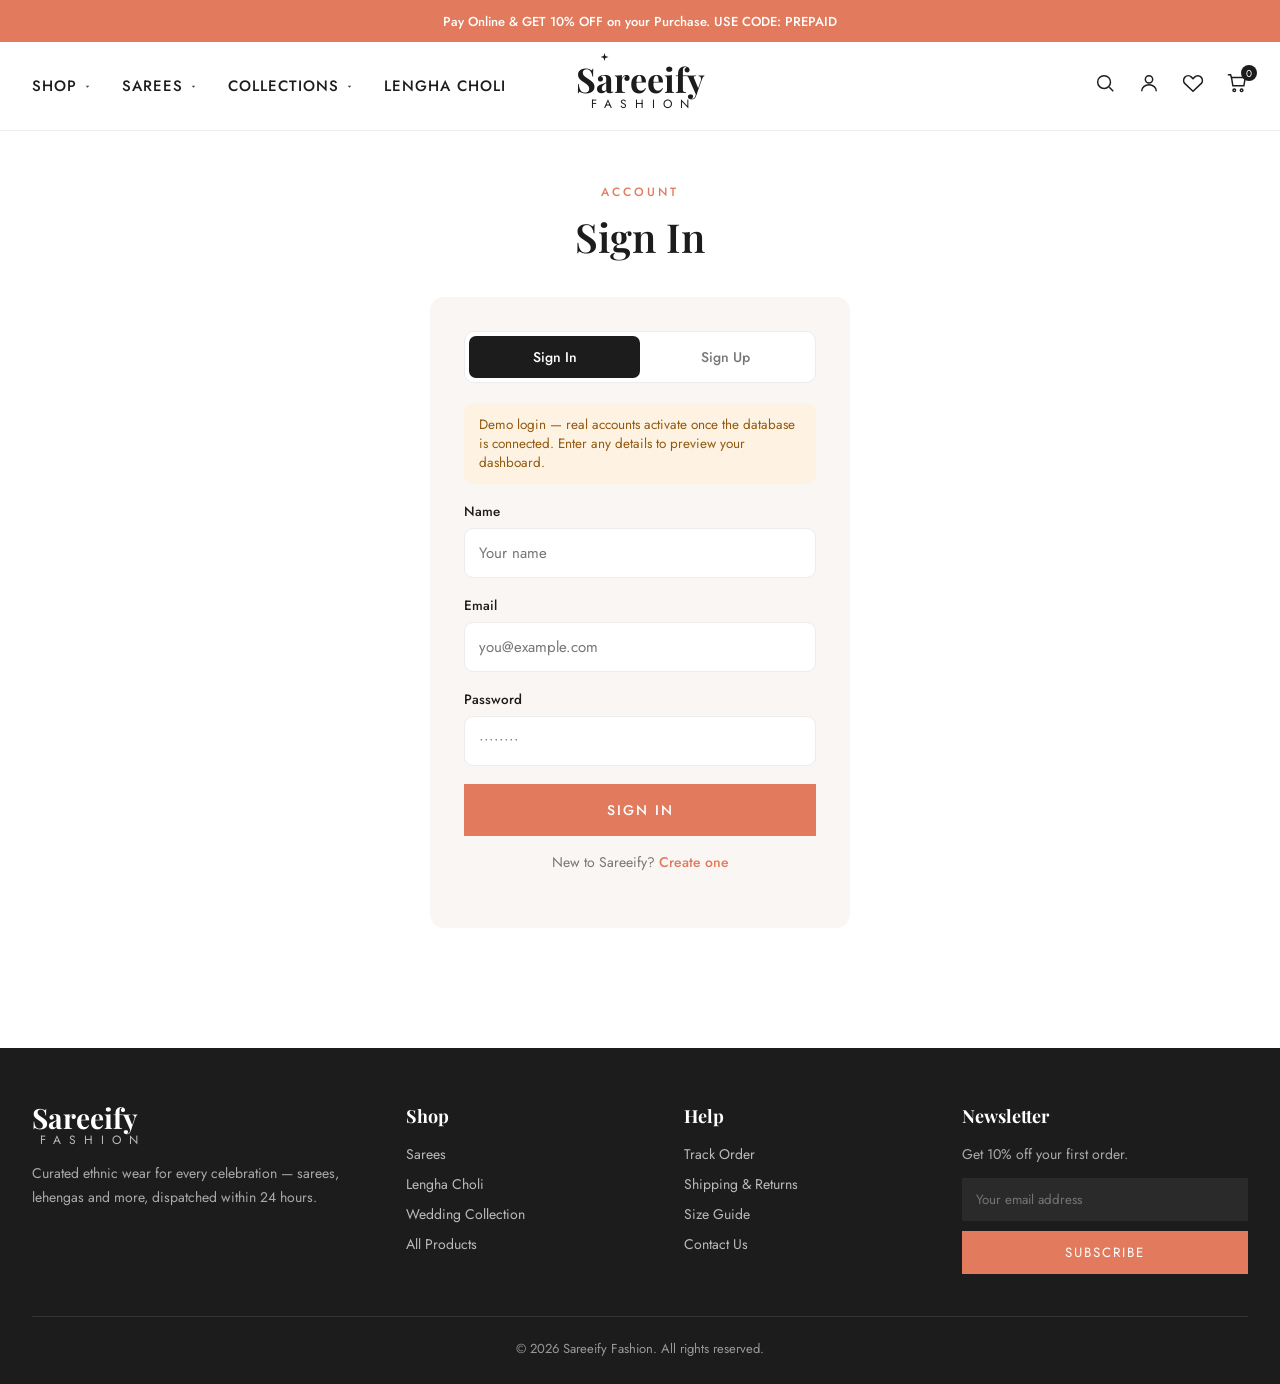
<file: account.html>
<!DOCTYPE html>
<html lang="en">
<head>
<meta charset="UTF-8">
<meta name="viewport" content="width=device-width, initial-scale=1">
<title>My Account — Sareeify Fashion</title>
<link href="https://fonts.googleapis.com/css2?family=Playfair+Display:wght@500;600;700&family=Jost:wght@300;400;500&display=swap" rel="stylesheet">
<link rel="stylesheet" href="/shared.css">
</head>
<body>
<div id="header"></div>

<section class="page">
  <div class="wrap">
    <div id="acctRoot"></div>
  </div>
</section>

<div id="footer"></div>
<script src="/store.js"></script>
<script src="/shared.js"></script>
<script>
  function isLoggedIn(){ return document.cookie.includes('sf_user='); }
  function userName(){ const m=document.cookie.match(/sf_user=([^;]*)/); return m?decodeURIComponent(m[1]):'Guest'; }

  function renderLogin(mode){
    mode = mode || 'signin';
    const isSignup = mode === 'signup';
    document.getElementById('acctRoot').innerHTML = `
    <div class="page-head"><span class="eyebrow">ACCOUNT</span><h1>${isSignup?'Create Account':'Sign In'}</h1></div>
    <div class="loginbox">
      <div class="authtabs">
        <button class="atab ${!isSignup?'on':''}" data-mode="signin">Sign In</button>
        <button class="atab ${isSignup?'on':''}" data-mode="signup">Sign Up</button>
      </div>
      <div class="notice">Demo ${isSignup?'sign-up':'login'} — real accounts activate once the database is connected. Enter any details to preview your dashboard.</div>
      ${isSignup?`<div class="field"><label>Full name</label><input id="lname" placeholder="Your name"></div>`:``}
      ${!isSignup?`<div class="field"><label>Name</label><input id="lname" placeholder="Your name"></div>`:``}
      <div class="field"><label>Email</label><input id="lemail" type="email" placeholder="you@example.com"></div>
      <div class="field"><label>Password</label><input id="lpass" type="password" placeholder="••••••••"></div>
      ${isSignup?`<div class="field"><label>Confirm password</label><input id="lpass2" type="password" placeholder="••••••••"></div>`:``}
      <button class="btn-coral" id="authBtn" style="width:100%;text-align:center">${isSignup?'CREATE ACCOUNT':'SIGN IN'}</button>
      <p style="text-align:center;margin-top:16px;color:#777;font-size:14px">
        ${isSignup?'Already have an account?':'New to Sareeify?'}
        <a href="#" id="swap" style="color:var(--coral);font-weight:500">${isSignup?'Sign in':'Create one'}</a>
      </p>
    </div>`;
    document.querySelectorAll('.atab').forEach(b=>b.onclick=()=>renderLogin(b.dataset.mode));
    document.getElementById('swap').onclick=e=>{e.preventDefault();renderLogin(isSignup?'signin':'signup');};
    document.getElementById('authBtn').onclick=()=>{
      const n=document.getElementById('lname').value.trim()||'Customer';
      const em=document.getElementById('lemail').value.trim();
      if(!em){ toast('Please enter your email'); return; }
      if(isSignup){
        const p1=document.getElementById('lpass').value, p2=document.getElementById('lpass2').value;
        if(!p1){ toast('Please set a password'); return; }
        if(p1!==p2){ toast('Passwords do not match'); return; }
      }
      document.cookie='sf_user='+encodeURIComponent(n)+'; path=/; max-age='+60*60*24*7;
      toast(isSignup?'Account created':'Signed in');
      renderDash();
    };
  }

  function renderDash(){
    document.getElementById('acctRoot').innerHTML = `
    <div class="page-head" style="text-align:left"><span class="eyebrow">MY ACCOUNT</span><h1>Hi, ${userName()} 👋</h1></div>
    <div class="acct">
      <div class="side">
        <a class="on" data-tab="orders" href="#">Orders</a>
        <a data-tab="profile" href="#">Profile</a>
        <a data-tab="address" href="#">Addresses</a>
        <a data-tab="wishlist" href="#">Wishlist</a>
        <a id="logout" href="#" style="color:#dc2626">Sign out</a>
      </div>
      <div id="tab"></div>
    </div>`;

    const tabs = {
      orders: `<h3 style="font-family:'Playfair Display',serif;font-size:22px;margin-bottom:18px">Your Orders</h3>
        <div style="border:1px solid var(--line);border-radius:12px;overflow:hidden">
          <div style="padding:18px 20px;border-bottom:1px solid var(--line);display:flex;justify-content:space-between">
            <div><b>#104289</b><div style="color:#888;font-size:13px;margin-top:3px">Placed Jun 10, 2026 · 2 items</div></div>
            <div style="text-align:right"><span style="background:#e7f6ed;color:#1f9d55;font-size:12px;padding:5px 11px;border-radius:20px">Delivered</span><div style="margin-top:6px;font-weight:600">₹11,498</div></div>
          </div>
          <div style="padding:18px 20px;display:flex;justify-content:space-between">
            <div><b>#104201</b><div style="color:#888;font-size:13px;margin-top:3px">Placed Jun 6, 2026 · 1 item</div></div>
            <div style="text-align:right"><span style="background:#fef3e2;color:#d97706;font-size:12px;padding:5px 11px;border-radius:20px">Shipped</span><div style="margin-top:6px;font-weight:600">₹2,499</div></div>
          </div>
        </div>
        <p style="color:#999;font-size:13px;margin-top:14px">Showing sample orders. Real order history appears once the database is connected.</p>`,
      profile: `<h3 style="font-family:'Playfair Display',serif;font-size:22px;margin-bottom:18px">Profile</h3>
        <div class="field"><label>Name</label><input value="${userName()}"></div>
        <div class="field"><label>Email</label><input placeholder="you@example.com"></div>
        <div class="field"><label>Phone</label><input placeholder="+91 ..."></div>
        <button class="btn-dark">SAVE CHANGES</button>`,
      address: `<h3 style="font-family:'Playfair Display',serif;font-size:22px;margin-bottom:18px">Saved Addresses</h3>
        <div style="border:1px solid var(--line);border-radius:12px;padding:20px;color:#444;line-height:1.7">
          <b>${userName()}</b><br>123 Festive Lane, Andheri West<br>Mumbai, Maharashtra 400058<br>+91 98XXX 12345</div>
        <button class="btn-outline" style="margin-top:16px">+ ADD ADDRESS</button>`,
      wishlist: `<h3 style="font-family:'Playfair Display',serif;font-size:22px;margin-bottom:18px">Wishlist</h3>
        <div class="pgrid" id="wgrid"></div>`
    };
    function show(name){
      document.getElementById('tab').innerHTML = tabs[name];
      document.querySelectorAll('[data-tab]').forEach(a=>a.classList.toggle('on',a.dataset.tab===name));
      if(name==='wishlist'){ const g=document.getElementById('wgrid'); g.innerHTML=SF.CATALOG.slice(0,3).map(SF_card).join(''); wireGrid(g); }
    }
    show('orders');
    document.querySelectorAll('[data-tab]').forEach(a=>a.onclick=e=>{e.preventDefault();show(a.dataset.tab);});
    document.getElementById('logout').onclick=e=>{e.preventDefault();document.cookie='sf_user=; path=/; max-age=0';renderLogin();};
  }

  isLoggedIn()?renderDash():renderLogin();
</script>
</body>
</html>
</file>
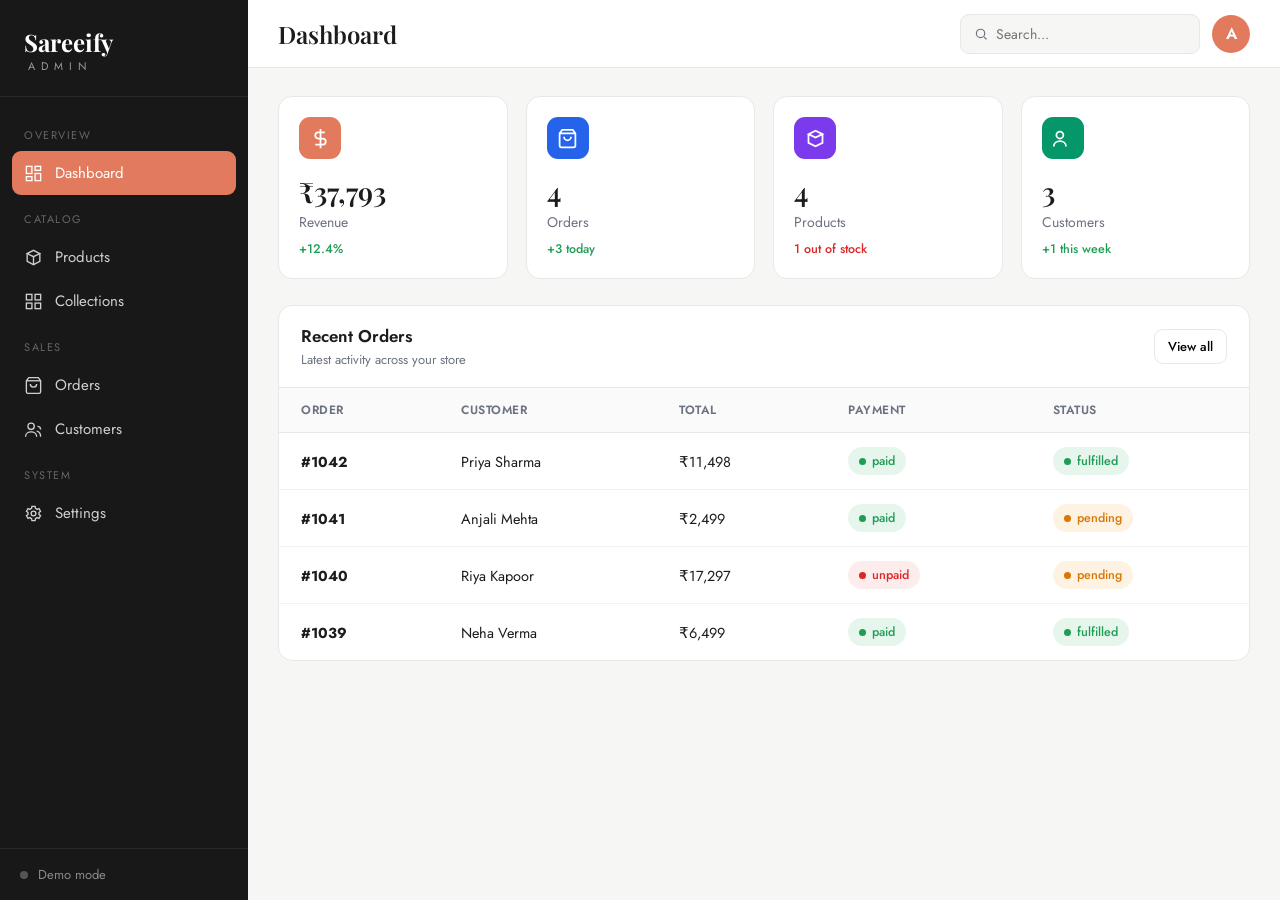
<file: admin.html>
<!DOCTYPE html>
<html lang="en">
<head>
<meta charset="UTF-8">
<meta name="viewport" content="width=device-width, initial-scale=1">
<title>Sareeify Admin</title>
<link href="https://fonts.googleapis.com/css2?family=Playfair+Display:wght@600;700&family=Jost:wght@300;400;500;600&display=swap" rel="stylesheet">
<style>
  :root{
    --coral:#E27B5D; --coral-d:#cf6a4d; --ink:#1c1c1c; --muted:#6b7280;
    --line:#e8e8e8; --bg:#f6f6f4; --sidebar:#181818; --ok:#1f9d55; --warn:#d97706; --bad:#dc2626;
  }
  *{margin:0;padding:0;box-sizing:border-box}
  body{font-family:'Jost',sans-serif;background:var(--bg);color:var(--ink);display:flex;min-height:100vh}
  a{text-decoration:none;color:inherit}
  ::-webkit-scrollbar{width:9px;height:9px}::-webkit-scrollbar-thumb{background:#ccc;border-radius:5px}

  /* sidebar */
  aside{width:248px;background:var(--sidebar);color:#cfcfcf;flex-shrink:0;display:flex;flex-direction:column;position:sticky;top:0;height:100vh}
  .brand{padding:26px 24px 22px;border-bottom:1px solid #2a2a2a}
  .brand .nm{font-family:'Playfair Display',serif;color:#fff;font-size:24px;font-weight:700}
  .brand .nm b{position:relative}
  .brand .sub{font-size:11px;letter-spacing:6px;color:#999;padding-left:4px}
  nav.menu{padding:14px 12px;flex:1;overflow-y:auto}
  nav.menu .lbl{font-size:11px;letter-spacing:1.5px;color:#666;padding:16px 12px 8px;text-transform:uppercase}
  nav.menu button{width:100%;display:flex;align-items:center;gap:12px;background:none;border:none;color:#cfcfcf;
    font-family:inherit;font-size:15px;padding:11px 12px;border-radius:9px;cursor:pointer;text-align:left;transition:.15s}
  nav.menu button:hover{background:#242424;color:#fff}
  nav.menu button.active{background:var(--coral);color:#fff}
  nav.menu svg{width:19px;height:19px;stroke:currentColor;fill:none;stroke-width:1.7;flex-shrink:0}
  .sb-foot{padding:16px 20px;border-top:1px solid #2a2a2a;font-size:13px;color:#888;display:flex;align-items:center;gap:10px}
  .dotlive{width:8px;height:8px;border-radius:50%;background:#555}
  .dotlive.on{background:var(--ok);box-shadow:0 0 0 3px rgba(31,157,85,.2)}

  /* main */
  main{flex:1;min-width:0;display:flex;flex-direction:column}
  header.top{background:#fff;border-bottom:1px solid var(--line);padding:0 30px;height:68px;display:flex;align-items:center;justify-content:space-between;position:sticky;top:0;z-index:20}
  header.top h1{font-family:'Playfair Display',serif;font-size:24px;font-weight:600}
  .top-actions{display:flex;gap:12px;align-items:center}
  .search-mini{display:flex;align-items:center;gap:8px;background:var(--bg);border:1px solid var(--line);border-radius:9px;padding:9px 13px;width:240px}
  .search-mini input{border:none;background:none;outline:none;font-family:inherit;font-size:14px;width:100%}
  .search-mini svg{width:16px;height:16px;stroke:var(--muted);fill:none;stroke-width:2}
  .avatar{width:38px;height:38px;border-radius:50%;background:var(--coral);color:#fff;display:flex;align-items:center;justify-content:center;font-weight:600}

  .content{padding:28px 30px;flex:1}
  .view{display:none}.view.active{display:block;animation:fade .25s}
  @keyframes fade{from{opacity:0;transform:translateY(6px)}to{opacity:1;transform:none}}

  /* buttons */
  .btn{display:inline-flex;align-items:center;gap:8px;font-family:inherit;font-size:14px;font-weight:500;
    padding:11px 20px;border-radius:9px;border:1px solid var(--line);background:#fff;cursor:pointer;transition:.15s}
  .btn:hover{border-color:#ccc}
  .btn.primary{background:var(--coral);color:#fff;border-color:var(--coral)}
  .btn.primary:hover{background:var(--coral-d);border-color:var(--coral-d)}
  .btn.danger{color:var(--bad);border-color:#f3c9c9}
  .btn.danger:hover{background:#fdecec}
  .btn svg{width:16px;height:16px;stroke:currentColor;fill:none;stroke-width:2}
  .btn.sm{padding:7px 13px;font-size:13px}

  /* stat cards */
  .stats{display:grid;grid-template-columns:repeat(4,1fr);gap:18px;margin-bottom:26px}
  .stat{background:#fff;border:1px solid var(--line);border-radius:14px;padding:20px}
  .stat .ico{width:42px;height:42px;border-radius:11px;display:flex;align-items:center;justify-content:center;margin-bottom:14px}
  .stat .ico svg{width:21px;height:21px;stroke:#fff;fill:none;stroke-width:2}
  .stat .v{font-size:28px;font-weight:600;font-family:'Playfair Display',serif}
  .stat .l{color:var(--muted);font-size:14px;margin-top:2px}
  .stat .delta{font-size:12.5px;margin-top:8px;font-weight:500}
  .delta.up{color:var(--ok)}.delta.down{color:var(--bad)}

  /* panels */
  .panel{background:#fff;border:1px solid var(--line);border-radius:14px;overflow:hidden;margin-bottom:24px}
  .panel-h{padding:18px 22px;border-bottom:1px solid var(--line);display:flex;align-items:center;justify-content:space-between}
  .panel-h h3{font-size:17px;font-weight:600}
  .panel-h .sub{color:var(--muted);font-size:13px;margin-top:2px}

  /* table */
  table{width:100%;border-collapse:collapse}
  th{text-align:left;font-size:12px;letter-spacing:.5px;text-transform:uppercase;color:var(--muted);font-weight:600;padding:13px 22px;background:#fafafa;border-bottom:1px solid var(--line)}
  td{padding:14px 22px;border-bottom:1px solid #f2f2f2;font-size:14.5px}
  tr:last-child td{border-bottom:none}
  tr:hover td{background:#fafafa}
  .prod-cell{display:flex;align-items:center;gap:12px}
  .thumb{width:46px;height:60px;border-radius:7px;object-fit:cover;background:#eee;flex-shrink:0}
  .pill{display:inline-flex;align-items:center;gap:6px;font-size:12.5px;font-weight:500;padding:5px 11px;border-radius:20px}
  .pill::before{content:"";width:7px;height:7px;border-radius:50%;background:currentColor}
  .pill.active{background:#e7f6ed;color:var(--ok)}
  .pill.draft{background:#f1f1f1;color:#777}
  .pill.pending{background:#fef3e2;color:var(--warn)}
  .pill.fulfilled{background:#e7f6ed;color:var(--ok)}
  .pill.paid{background:#e7f6ed;color:var(--ok)}
  .pill.unpaid{background:#fdecec;color:var(--bad)}
  .row-actions{display:flex;gap:7px}
  .icon-btn{width:32px;height:32px;border-radius:8px;border:1px solid var(--line);background:#fff;display:flex;align-items:center;justify-content:center;cursor:pointer;transition:.15s}
  .icon-btn:hover{border-color:#ccc;background:#fafafa}
  .icon-btn svg{width:15px;height:15px;stroke:var(--ink);fill:none;stroke-width:1.9}
  .icon-btn.del svg{stroke:var(--bad)}

  /* forms / modal */
  .overlay{position:fixed;inset:0;background:rgba(20,20,20,.45);display:none;align-items:flex-start;justify-content:center;z-index:60;padding:40px 20px;overflow-y:auto}
  .overlay.show{display:flex}
  .modal{background:#fff;border-radius:16px;width:100%;max-width:620px;overflow:hidden}
  .modal-h{padding:20px 24px;border-bottom:1px solid var(--line);display:flex;align-items:center;justify-content:space-between}
  .modal-h h3{font-family:'Playfair Display',serif;font-size:21px;font-weight:600}
  .modal-b{padding:24px;max-height:64vh;overflow-y:auto}
  .modal-f{padding:16px 24px;border-top:1px solid var(--line);display:flex;justify-content:flex-end;gap:10px}
  .close-x{width:34px;height:34px;border:none;background:#f3f3f3;border-radius:8px;cursor:pointer;font-size:18px;color:#555}
  .field{margin-bottom:18px}
  .field label{display:block;font-size:13.5px;font-weight:500;margin-bottom:7px}
  .field input,.field select,.field textarea{width:100%;padding:11px 13px;border:1px solid var(--line);border-radius:9px;font-family:inherit;font-size:14.5px;outline:none;transition:.15s}
  .field input:focus,.field select:focus,.field textarea:focus{border-color:var(--coral)}
  .field textarea{resize:vertical;min-height:84px}
  .frow{display:grid;grid-template-columns:1fr 1fr;gap:16px}
  .drop{border:2px dashed var(--line);border-radius:11px;padding:26px;text-align:center;color:var(--muted);cursor:pointer;transition:.15s}
  .drop:hover{border-color:var(--coral);color:var(--coral)}
  .img-row{display:flex;gap:10px;flex-wrap:wrap;margin-top:12px}
  .img-row img{width:64px;height:80px;border-radius:8px;object-fit:cover}

  .empty{padding:60px 20px;text-align:center;color:var(--muted)}
  .empty svg{width:46px;height:46px;stroke:#cbcbcb;fill:none;stroke-width:1.5;margin-bottom:14px}

  .setting-grid{display:grid;grid-template-columns:1fr 1fr;gap:24px}
  .toast{position:fixed;bottom:26px;right:26px;background:var(--ink);color:#fff;padding:14px 20px;border-radius:11px;font-size:14px;z-index:90;opacity:0;transform:translateY(12px);transition:.25s;display:flex;align-items:center;gap:10px}
  .toast.show{opacity:1;transform:none}
  .toast svg{width:18px;height:18px;stroke:#7ee29a;fill:none;stroke-width:2.4}

  @media(max-width:980px){
    aside{width:64px}.brand .nm,.brand .sub,nav.menu .lbl,nav.menu button span,.sb-foot span{display:none}
    nav.menu button{justify-content:center}.stats{grid-template-columns:1fr 1fr}
    .search-mini{display:none}.setting-grid{grid-template-columns:1fr}
  }
</style>
</head>
<body>

<!-- SIDEBAR -->
<aside>
  <div class="brand">
    <div class="nm"><b>S</b>areeify</div>
    <div class="sub">ADMIN</div>
  </div>
  <nav class="menu" id="menu">
    <div class="lbl">Overview</div>
    <button data-v="dashboard" class="active"><svg viewBox="0 0 24 24"><rect x="3" y="3" width="7" height="9"/><rect x="14" y="3" width="7" height="5"/><rect x="14" y="12" width="7" height="9"/><rect x="3" y="16" width="7" height="5"/></svg><span>Dashboard</span></button>
    <div class="lbl">Catalog</div>
    <button data-v="products"><svg viewBox="0 0 24 24"><path d="M20 7l-8-4-8 4 8 4 8-4z"/><path d="M4 7v10l8 4 8-4V7"/><path d="M12 11v10"/></svg><span>Products</span></button>
    <button data-v="collections"><svg viewBox="0 0 24 24"><rect x="3" y="3" width="7" height="7"/><rect x="14" y="3" width="7" height="7"/><rect x="3" y="14" width="7" height="7"/><rect x="14" y="14" width="7" height="7"/></svg><span>Collections</span></button>
    <div class="lbl">Sales</div>
    <button data-v="orders"><svg viewBox="0 0 24 24"><path d="M6 2L3 6v14a2 2 0 0 0 2 2h14a2 2 0 0 0 2-2V6l-3-4z"/><path d="M3 6h18"/><path d="M16 10a4 4 0 0 1-8 0"/></svg><span>Orders</span></button>
    <button data-v="customers"><svg viewBox="0 0 24 24"><circle cx="9" cy="8" r="4"/><path d="M2 21c0-3.5 3-6 7-6s7 2.5 7 6"/><path d="M17 8a4 4 0 0 1 4 4M16 14c2.5.4 5 2 5 7"/></svg><span>Customers</span></button>
    <div class="lbl">System</div>
    <button data-v="settings"><svg viewBox="0 0 24 24"><circle cx="12" cy="12" r="3"/><path d="M19 12a7 7 0 0 0-.1-1.2l2-1.6-2-3.4-2.4 1a7 7 0 0 0-2-1.2L14 3h-4l-.5 2.6a7 7 0 0 0-2 1.2l-2.4-1-2 3.4 2 1.6A7 7 0 0 0 5 12a7 7 0 0 0 .1 1.2l-2 1.6 2 3.4 2.4-1a7 7 0 0 0 2 1.2L10 21h4l.5-2.6a7 7 0 0 0 2-1.2l2.4 1 2-3.4-2-1.6c.06-.4.1-.8.1-1.2z"/></svg><span>Settings</span></button>
  </nav>
  <div class="sb-foot"><span class="dotlive" id="dbDot"></span><span id="dbStatus">Demo mode</span></div>
</aside>

<!-- MAIN -->
<main>
  <header class="top">
    <h1 id="pageTitle">Dashboard</h1>
    <div class="top-actions">
      <div class="search-mini"><svg viewBox="0 0 24 24"><circle cx="11" cy="11" r="7"/><path d="M21 21l-4-4"/></svg><input placeholder="Search..."></div>
      <div class="avatar">A</div>
    </div>
  </header>

  <div class="content">

    <!-- DASHBOARD -->
    <section class="view active" id="v-dashboard">
      <div class="stats" id="statCards"></div>
      <div class="panel">
        <div class="panel-h"><div><h3>Recent Orders</h3><div class="sub">Latest activity across your store</div></div><button class="btn sm" onclick="go('orders')">View all</button></div>
        <table><thead><tr><th>Order</th><th>Customer</th><th>Total</th><th>Payment</th><th>Status</th></tr></thead><tbody id="dashOrders"></tbody></table>
      </div>
    </section>

    <!-- PRODUCTS -->
    <section class="view" id="v-products">
      <div class="panel">
        <div class="panel-h"><div><h3>Products</h3><div class="sub" id="prodCount">0 items</div></div><button class="btn primary" onclick="openProduct()"><svg viewBox="0 0 24 24"><path d="M12 5v14M5 12h14"/></svg>Add product</button></div>
        <table><thead><tr><th>Product</th><th>Category</th><th>Price</th><th>Stock</th><th>Status</th><th></th></tr></thead><tbody id="prodBody"></tbody></table>
      </div>
    </section>

    <!-- COLLECTIONS -->
    <section class="view" id="v-collections">
      <div class="panel">
        <div class="panel-h"><div><h3>Collections</h3><div class="sub" id="collCount">0 collections</div></div><button class="btn primary" onclick="openCollection()"><svg viewBox="0 0 24 24"><path d="M12 5v14M5 12h14"/></svg>Add collection</button></div>
        <table><thead><tr><th>Collection</th><th>Handle</th><th>Products</th><th></th></tr></thead><tbody id="collBody"></tbody></table>
      </div>
    </section>

    <!-- ORDERS -->
    <section class="view" id="v-orders">
      <div class="panel">
        <div class="panel-h"><div><h3>Orders</h3><div class="sub" id="orderCount">0 orders</div></div></div>
        <table><thead><tr><th>Order</th><th>Customer</th><th>Items</th><th>Total</th><th>Payment</th><th>Status</th><th></th></tr></thead><tbody id="orderBody"></tbody></table>
      </div>
    </section>

    <!-- CUSTOMERS -->
    <section class="view" id="v-customers">
      <div class="panel">
        <div class="panel-h"><div><h3>Customers</h3><div class="sub" id="custCount">0 customers</div></div></div>
        <table><thead><tr><th>Name</th><th>Email</th><th>Phone</th><th>Orders</th><th>Spent</th></tr></thead><tbody id="custBody"></tbody></table>
      </div>
    </section>

    <!-- SETTINGS -->
    <section class="view" id="v-settings">
      <div class="setting-grid">
        <div class="panel"><div class="panel-h"><h3>Store</h3></div><div style="padding:22px">
          <div class="field"><label>Store name</label><input id="set_name" value="Sareeify Fashion"></div>
          <div class="field"><label>Promo banner</label><input id="set_promo" value="Pay Online & GET 10% OFF on your Purchase. USE CODE: PREPAID"></div>
          <div class="frow"><div class="field"><label>Currency</label><select id="set_curr"><option>USD</option><option>INR</option><option>GBP</option></select></div>
          <div class="field"><label>Language</label><select><option>English</option><option>Hindi</option></select></div></div>
        </div></div>
        <div class="panel"><div class="panel-h"><h3>Shipping & Policy</h3></div><div style="padding:22px">
          <div class="field"><label>Free shipping threshold</label><input value="0" placeholder="0 = always free"></div>
          <div class="field"><label>Dispatch time</label><input value="24 Hr Dispatch"></div>
          <div class="field"><label>Return window (days)</label><input value="7"></div>
        </div></div>
      </div>
      <div class="panel"><div class="panel-h"><div><h3>Database Connection</h3><div class="sub">Connect your UB / Supabase database for live persistence</div></div></div><div style="padding:22px">
        <div id="dbBanner" style="background:#fef3e2;color:#92590f;padding:13px 16px;border-radius:10px;font-size:14px;margin-bottom:18px">Running in demo mode. Save UB credentials to enable live persistence.</div>
        <button class="btn primary" onclick="saveSettings()">Save settings</button>
      </div></div>
    </section>

  </div>
</main>

<!-- PRODUCT MODAL -->
<div class="overlay" id="prodModal">
  <div class="modal">
    <div class="modal-h"><h3 id="pmTitle">Add product</h3><button class="close-x" onclick="closeModal('prodModal')">×</button></div>
    <div class="modal-b">
      <input type="hidden" id="pm_id">
      <div class="field"><label>Title</label><input id="pm_title" placeholder="Banarasi Silk Saree"></div>
      <div class="frow">
        <div class="field"><label>Category</label><select id="pm_cat"><option>Sarees</option><option>Lengha Choli</option><option>Wedding Collection</option><option>Printed Pret</option></select></div>
        <div class="field"><label>Status</label><select id="pm_status"><option value="active">Active</option><option value="draft">Draft</option></select></div>
      </div>
      <div class="frow">
        <div class="field"><label>Price (₹)</label><input id="pm_price" type="number" placeholder="2499"></div>
        <div class="field"><label>Compare-at (₹)</label><input id="pm_compare" type="number" placeholder="3999"></div>
      </div>
      <div class="field"><label>Stock</label><input id="pm_stock" type="number" placeholder="50"></div>
      <div class="field"><label>Description</label><textarea id="pm_desc" placeholder="Handwoven, dispatched within 24 hours..."></textarea></div>
      <div class="field"><label>Images</label>
        <div class="drop" onclick="document.getElementById('pm_file').click()">Click to upload product images</div>
        <input type="file" id="pm_file" accept="image/*" multiple hidden onchange="previewImgs(this)">
        <div class="img-row" id="pm_imgs"></div>
      </div>
    </div>
    <div class="modal-f"><button class="btn" onclick="closeModal('prodModal')">Cancel</button><button class="btn primary" onclick="saveProduct()">Save product</button></div>
  </div>
</div>

<!-- COLLECTION MODAL -->
<div class="overlay" id="collModal">
  <div class="modal">
    <div class="modal-h"><h3 id="cmTitle">Add collection</h3><button class="close-x" onclick="closeModal('collModal')">×</button></div>
    <div class="modal-b">
      <input type="hidden" id="cm_id">
      <div class="field"><label>Title</label><input id="cm_title" placeholder="Wedding Collection"></div>
      <div class="field"><label>Handle</label><input id="cm_handle" placeholder="wedding-collection"></div>
    </div>
    <div class="modal-f"><button class="btn" onclick="closeModal('collModal')">Cancel</button><button class="btn primary" onclick="saveCollection()">Save</button></div>
  </div>
</div>

<div class="toast" id="toast"><svg viewBox="0 0 24 24"><path d="M20 6L9 17l-5-5"/></svg><span id="toastMsg">Saved</span></div>

<script>
/* ============================================================
   DATA LAYER
   Demo mode uses in-memory store. To go live with UB/Supabase,
   replace the body of db.* methods with fetch() calls to your
   Vercel serverless endpoints that proxy ub_read / ub_write.
   The UI calls db.list / db.save / db.remove only — swap once.
   ============================================================ */
const LIVE = false; // flip to true once /api endpoints are wired to UB
const api = (path,opts)=>fetch('/api/'+path,opts).then(r=>r.json());

const seed = {
  products:[
    {id:1,title:"Banarasi Silk Saree",category:"Sarees",price:2499,compare:3999,stock:42,status:"active",images:["https://placehold.co/120x150/f0eae6/c98e6f?text=Item"]},
    {id:2,title:"Royal Wedding Lehenga",category:"Wedding Collection",price:8999,compare:12999,stock:12,status:"active",images:["https://placehold.co/120x150/f0eae6/c98e6f?text=Item"]},
    {id:3,title:"Printed Pret Co-ord",category:"Printed Pret",price:1799,compare:2499,stock:0,status:"draft",images:["https://placehold.co/120x150/f0eae6/c98e6f?text=Item"]},
    {id:4,title:"Sequin Cocktail Lehenga",category:"Lengha Choli",price:6499,compare:8999,stock:8,status:"active",images:["https://placehold.co/120x150/f0eae6/c98e6f?text=Item"]},
  ],
  collections:[
    {id:1,title:"Wedding Collection",handle:"wedding-collection",products:18},
    {id:2,title:"Bestsellers",handle:"bestsellers",products:24},
    {id:3,title:"24 Hr Dispatch",handle:"24-hr-dispatch",products:31},
  ],
  orders:[
    {id:"#1042",customer:"Priya Sharma",items:2,total:11498,payment:"paid",status:"fulfilled"},
    {id:"#1041",customer:"Anjali Mehta",items:1,total:2499,payment:"paid",status:"pending"},
    {id:"#1040",customer:"Riya Kapoor",items:3,total:17297,payment:"unpaid",status:"pending"},
    {id:"#1039",customer:"Neha Verma",items:1,total:6499,payment:"paid",status:"fulfilled"},
  ],
  customers:[
    {id:1,name:"Priya Sharma",email:"priya@example.com",phone:"+91 98XXX 12345",orders:4,spent:42890},
    {id:2,name:"Anjali Mehta",email:"anjali@example.com",phone:"+91 99XXX 22113",orders:2,spent:8997},
    {id:3,name:"Riya Kapoor",email:"riya@example.com",phone:"+91 97XXX 88421",orders:1,spent:17297},
  ],
};
let store = JSON.parse(JSON.stringify(seed));

const db = {
  async list(t){ return LIVE ? api(t) : store[t]; },
  async save(t,row){
    if(LIVE) return api(t,{method:'POST',headers:{'Content-Type':'application/json'},body:JSON.stringify(row)});
    if(row.id){ const i=store[t].findIndex(x=>x.id==row.id); if(i>-1) store[t][i]={...store[t][i],...row}; }
    else { row.id=Date.now(); store[t].push(row); }
    return row;
  },
  async remove(t,id){
    if(LIVE) return api(t+'/'+id,{method:'DELETE'});
    store[t]=store[t].filter(x=>x.id!=id); return true;
  }
};

/* ---------- nav ---------- */
const titles={dashboard:"Dashboard",products:"Products",collections:"Collections",orders:"Orders",customers:"Customers",settings:"Settings"};
function go(v){
  document.querySelectorAll('.view').forEach(s=>s.classList.remove('active'));
  document.getElementById('v-'+v).classList.add('active');
  document.querySelectorAll('#menu button').forEach(b=>b.classList.toggle('active',b.dataset.v===v));
  document.getElementById('pageTitle').textContent=titles[v];
  render(v);
}
document.querySelectorAll('#menu button').forEach(b=>b.onclick=()=>go(b.dataset.v));

/* ---------- render ---------- */
const money=n=>'₹'+Number(n||0).toLocaleString('en-IN');
async function render(v){
  if(v==='dashboard') return renderDash();
  if(v==='products') return renderProducts();
  if(v==='collections') return renderCollections();
  if(v==='orders') return renderOrders();
  if(v==='customers') return renderCustomers();
}
async function renderDash(){
  const [p,o,c]=await Promise.all([db.list('products'),db.list('orders'),db.list('customers')]);
  const rev=o.reduce((s,x)=>s+x.total,0);
  const cards=[
    {l:"Revenue",v:money(rev),d:"+12.4%",up:1,c:"#E27B5D",ic:'<path d="M12 1v22M17 5H9.5a3.5 3.5 0 0 0 0 7h5a3.5 3.5 0 0 1 0 7H6"/>'},
    {l:"Orders",v:o.length,d:"+3 today",up:1,c:"#2563eb",ic:'<path d="M6 2L3 6v14a2 2 0 0 0 2 2h14a2 2 0 0 0 2-2V6l-3-4zM3 6h18M16 10a4 4 0 0 1-8 0"/>'},
    {l:"Products",v:p.length,d:p.filter(x=>x.stock===0).length+" out of stock",up:0,c:"#7c3aed",ic:'<path d="M20 7l-8-4-8 4 8 4 8-4zM4 7v10l8 4 8-4V7"/>'},
    {l:"Customers",v:c.length,d:"+1 this week",up:1,c:"#059669",ic:'<circle cx="9" cy="8" r="4"/><path d="M2 21c0-3.5 3-6 7-6s7 2.5 7 6"/>'},
  ];
  document.getElementById('statCards').innerHTML=cards.map(s=>`
    <div class="stat"><div class="ico" style="background:${s.c}"><svg viewBox="0 0 24 24">${s.ic}</svg></div>
    <div class="v">${s.v}</div><div class="l">${s.l}</div>
    <div class="delta ${s.up?'up':'down'}">${s.d}</div></div>`).join('');
  document.getElementById('dashOrders').innerHTML=o.slice(0,4).map(x=>`
    <tr><td><b>${x.id}</b></td><td>${x.customer}</td><td>${money(x.total)}</td>
    <td><span class="pill ${x.payment}">${x.payment}</span></td>
    <td><span class="pill ${x.status}">${x.status}</span></td></tr>`).join('');
}
async function renderProducts(){
  const p=await db.list('products');
  document.getElementById('prodCount').textContent=p.length+' items';
  document.getElementById('prodBody').innerHTML = p.length? p.map(x=>`
    <tr><td><div class="prod-cell"><img class="thumb" src="${(x.images&&x.images[0])||''}" onerror="this.style.background='#eee';this.src=''"><b>${x.title}</b></div></td>
    <td>${x.category}</td><td>${money(x.price)} ${x.compare?`<s style="color:#aaa">${money(x.compare)}</s>`:''}</td>
    <td>${x.stock>0?x.stock:'<span style="color:#dc2626">Out</span>'}</td>
    <td><span class="pill ${x.status}">${x.status}</span></td>
    <td><div class="row-actions">
      <button class="icon-btn" onclick='openProduct(${JSON.stringify(x)})'><svg viewBox="0 0 24 24"><path d="M11 4H4v16h16v-7"/><path d="M18.5 2.5a2.1 2.1 0 0 1 3 3L12 15l-4 1 1-4 9.5-9.5z"/></svg></button>
      <button class="icon-btn del" onclick="delItem('products',${x.id})"><svg viewBox="0 0 24 24"><path d="M3 6h18M8 6V4h8v2M6 6l1 14h10l1-14"/></svg></button>
    </div></td></tr>`).join('') : emptyRow(6,'No products yet');
}
async function renderCollections(){
  const c=await db.list('collections');
  document.getElementById('collCount').textContent=c.length+' collections';
  document.getElementById('collBody').innerHTML=c.map(x=>`
    <tr><td><b>${x.title}</b></td><td><code style="color:#777">${x.handle}</code></td><td>${x.products} products</td>
    <td><div class="row-actions">
      <button class="icon-btn" onclick='openCollection(${JSON.stringify(x)})'><svg viewBox="0 0 24 24"><path d="M11 4H4v16h16v-7"/><path d="M18.5 2.5a2.1 2.1 0 0 1 3 3L12 15l-4 1 1-4 9.5-9.5z"/></svg></button>
      <button class="icon-btn del" onclick="delItem('collections',${x.id})"><svg viewBox="0 0 24 24"><path d="M3 6h18M8 6V4h8v2M6 6l1 14h10l1-14"/></svg></button>
    </div></td></tr>`).join('');
}
async function renderOrders(){
  const o=await db.list('orders');
  document.getElementById('orderCount').textContent=o.length+' orders';
  document.getElementById('orderBody').innerHTML=o.map(x=>`
    <tr><td><b>${x.id}</b></td><td>${x.customer}</td><td>${x.items}</td><td>${money(x.total)}</td>
    <td><span class="pill ${x.payment}">${x.payment}</span></td>
    <td><span class="pill ${x.status}">${x.status}</span></td>
    <td><button class="btn sm" onclick="cycleStatus('${x.id}')">Advance</button></td></tr>`).join('');
}
async function renderCustomers(){
  const c=await db.list('customers');
  document.getElementById('custCount').textContent=c.length+' customers';
  document.getElementById('custBody').innerHTML=c.map(x=>`
    <tr><td><b>${x.name}</b></td><td>${x.email}</td><td>${x.phone}</td><td>${x.orders}</td><td>${money(x.spent)}</td></tr>`).join('');
}
const emptyRow=(cols,msg)=>`<tr><td colspan="${cols}"><div class="empty"><svg viewBox="0 0 24 24"><path d="M20 7l-8-4-8 4 8 4 8-4zM4 7v10l8 4 8-4V7"/></svg><div>${msg}</div></div></td></tr>`;

/* ---------- product modal ---------- */
let pendingImgs=[];
function openProduct(p){
  pendingImgs = p&&p.images?[...p.images]:[];
  document.getElementById('pmTitle').textContent=p?'Edit product':'Add product';
  document.getElementById('pm_id').value=p?.id||'';
  document.getElementById('pm_title').value=p?.title||'';
  document.getElementById('pm_cat').value=p?.category||'Sarees';
  document.getElementById('pm_status').value=p?.status||'active';
  document.getElementById('pm_price').value=p?.price||'';
  document.getElementById('pm_compare').value=p?.compare||'';
  document.getElementById('pm_stock').value=p?.stock??'';
  document.getElementById('pm_desc').value=p?.description||'';
  drawImgs();
  document.getElementById('prodModal').classList.add('show');
}
function previewImgs(input){
  [...input.files].forEach(f=>{const r=new FileReader();r.onload=e=>{pendingImgs.push(e.target.result);drawImgs();};r.readAsDataURL(f);});
}
function drawImgs(){document.getElementById('pm_imgs').innerHTML=pendingImgs.map(s=>`<img src="${s}">`).join('');}
async function saveProduct(){
  const row={
    id:document.getElementById('pm_id').value||undefined,
    title:document.getElementById('pm_title').value.trim(),
    category:document.getElementById('pm_cat').value,
    status:document.getElementById('pm_status').value,
    price:+document.getElementById('pm_price').value||0,
    compare:+document.getElementById('pm_compare').value||0,
    stock:+document.getElementById('pm_stock').value||0,
    description:document.getElementById('pm_desc').value,
    images:pendingImgs,
  };
  if(!row.title){alert('Title is required');return;}
  await db.save('products',row); closeModal('prodModal'); renderProducts(); toast('Product saved');
}

/* ---------- collection modal ---------- */
function openCollection(c){
  document.getElementById('cmTitle').textContent=c?'Edit collection':'Add collection';
  document.getElementById('cm_id').value=c?.id||'';
  document.getElementById('cm_title').value=c?.title||'';
  document.getElementById('cm_handle').value=c?.handle||'';
  document.getElementById('collModal').classList.add('show');
}
async function saveCollection(){
  const row={id:document.getElementById('cm_id').value||undefined,
    title:document.getElementById('cm_title').value.trim(),
    handle:document.getElementById('cm_handle').value.trim()||document.getElementById('cm_title').value.trim().toLowerCase().replace(/\s+/g,'-'),
    products:0};
  if(!row.title){alert('Title required');return;}
  await db.save('collections',row); closeModal('collModal'); renderCollections(); toast('Collection saved');
}

/* ---------- shared ---------- */
async function delItem(t,id){ if(!confirm('Delete this item?'))return; await db.remove(t,id); render(currentView()); toast('Deleted'); }
async function cycleStatus(id){ const o=await db.list('orders'); const x=o.find(r=>r.id===id);
  x.status = x.status==='pending'?'fulfilled':'pending'; await db.save('orders',x); renderOrders(); toast('Order updated'); }
function closeModal(id){document.getElementById(id).classList.remove('show');}
function currentView(){return document.querySelector('.view.active').id.replace('v-','');}
function saveSettings(){toast('Settings saved');}
let tt;
function toast(m){const t=document.getElementById('toast');document.getElementById('toastMsg').textContent=m;t.classList.add('show');clearTimeout(tt);tt=setTimeout(()=>t.classList.remove('show'),2200);}

/* live badge */
if(LIVE){document.getElementById('dbDot').classList.add('on');document.getElementById('dbStatus').textContent='Live';
  document.getElementById('dbBanner').style.display='none';}

renderDash();
</script>
</body>
</html>
</file>
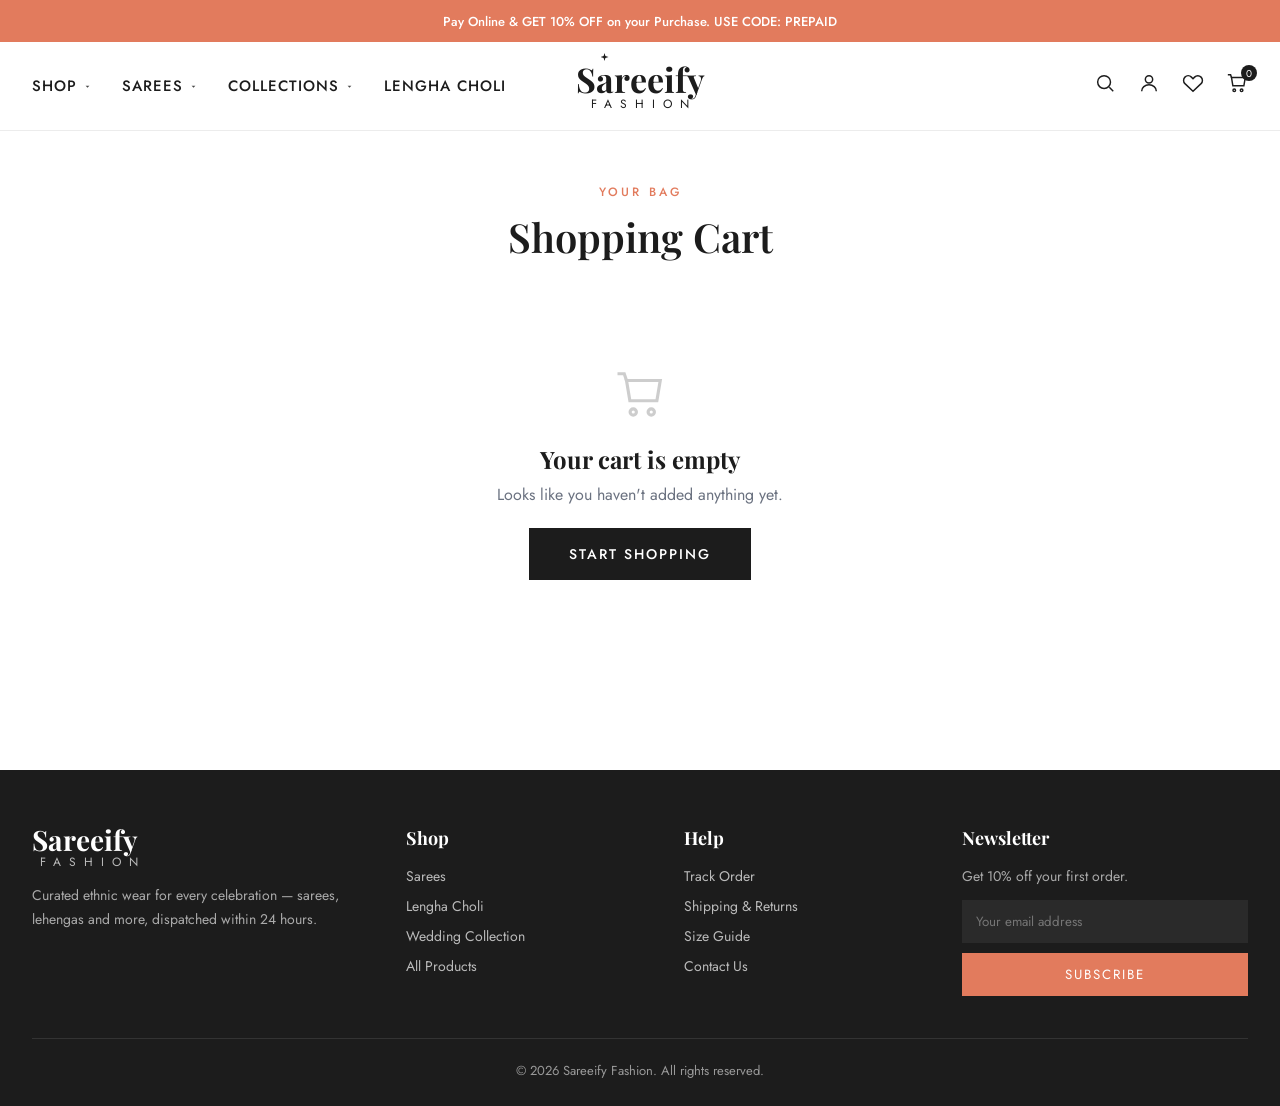
<file: cart.html>
<!DOCTYPE html>
<html lang="en">
<head>
<meta charset="UTF-8">
<meta name="viewport" content="width=device-width, initial-scale=1">
<title>Cart — Sareeify Fashion</title>
<link href="https://fonts.googleapis.com/css2?family=Playfair+Display:wght@500;600;700&family=Jost:wght@300;400;500&display=swap" rel="stylesheet">
<link rel="stylesheet" href="/shared.css">
</head>
<body>
<div id="header"></div>

<section class="page">
  <div class="wrap">
    <div class="page-head"><span class="eyebrow">YOUR BAG</span><h1>Shopping Cart</h1></div>
    <div id="cartRoot"></div>
  </div>
</section>

<div id="footer"></div>
<script src="/store.js"></script>
<script src="/shared.js"></script>
<script>
  function render(){
    const items = SF.Cart.items();
    const root = document.getElementById('cartRoot');
    if(!items.length){
      root.innerHTML = `<div class="empty">
        <svg viewBox="0 0 24 24"><path d="M6 6h15l-1.5 9h-12z"/><path d="M6 6L5 3H2"/><circle cx="9" cy="20" r="1.4"/><circle cx="17" cy="20" r="1.4"/></svg>
        <h3 style="font-family:'Playfair Display',serif;font-size:24px;margin-bottom:8px;color:#1c1c1c">Your cart is empty</h3>
        <p style="margin-bottom:22px">Looks like you haven't added anything yet.</p>
        <a class="btn-dark" href="/collections">START SHOPPING</a>
      </div>`;
      return;
    }
    const sub = SF.Cart.total();
    const discount = Math.round(sub*0.10);
    const total = sub - discount;
    root.innerHTML = `
    <div class="cartwrap">
      <div class="citems">
        ${items.map(i=>`
          <div class="citem">
            <img src="${i.img}" alt="${i.title}">
            <div>
              <div class="ct">${i.title}</div>
              <div class="cp">${SF.money(i.price)}</div>
              <div class="qtybox" style="margin-top:12px">
                <button data-dec="${i.handle}">−</button><span>${i.qty}</span><button data-inc="${i.handle}">+</button>
              </div>
            </div>
            <div class="cr">
              <div style="font-weight:600">${SF.money(i.price*i.qty)}</div>
              <button class="rm" data-rm="${i.handle}">Remove</button>
            </div>
          </div>`).join('')}
      </div>
      <div class="summary">
        <h3>Order Summary</h3>
        <div class="row"><span>Subtotal</span><span>${SF.money(sub)}</span></div>
        <div class="row"><span>PREPAID discount (10%)</span><span style="color:#1f9d55">−${SF.money(discount)}</span></div>
        <div class="row"><span>Shipping</span><span>FREE</span></div>
        <div class="row total"><span>Total</span><span>${SF.money(total)}</span></div>
        <a class="btn-coral" href="/checkout">PROCEED TO CHECKOUT</a>
        <a href="/collections" style="display:block;text-align:center;margin-top:14px;color:#777;font-size:14px">Continue shopping</a>
      </div>
    </div>`;

    root.querySelectorAll('[data-inc]').forEach(b=>b.onclick=()=>{const h=b.dataset.inc;const it=SF.Cart.items().find(x=>x.handle===h);SF.Cart.setQty(h,it.qty+1);render();});
    root.querySelectorAll('[data-dec]').forEach(b=>b.onclick=()=>{const h=b.dataset.dec;const it=SF.Cart.items().find(x=>x.handle===h);SF.Cart.setQty(h,it.qty-1);render();});
    root.querySelectorAll('[data-rm]').forEach(b=>b.onclick=()=>{SF.Cart.remove(b.dataset.rm);render();});
  }
  render();
</script>
</body>
</html>
</file>
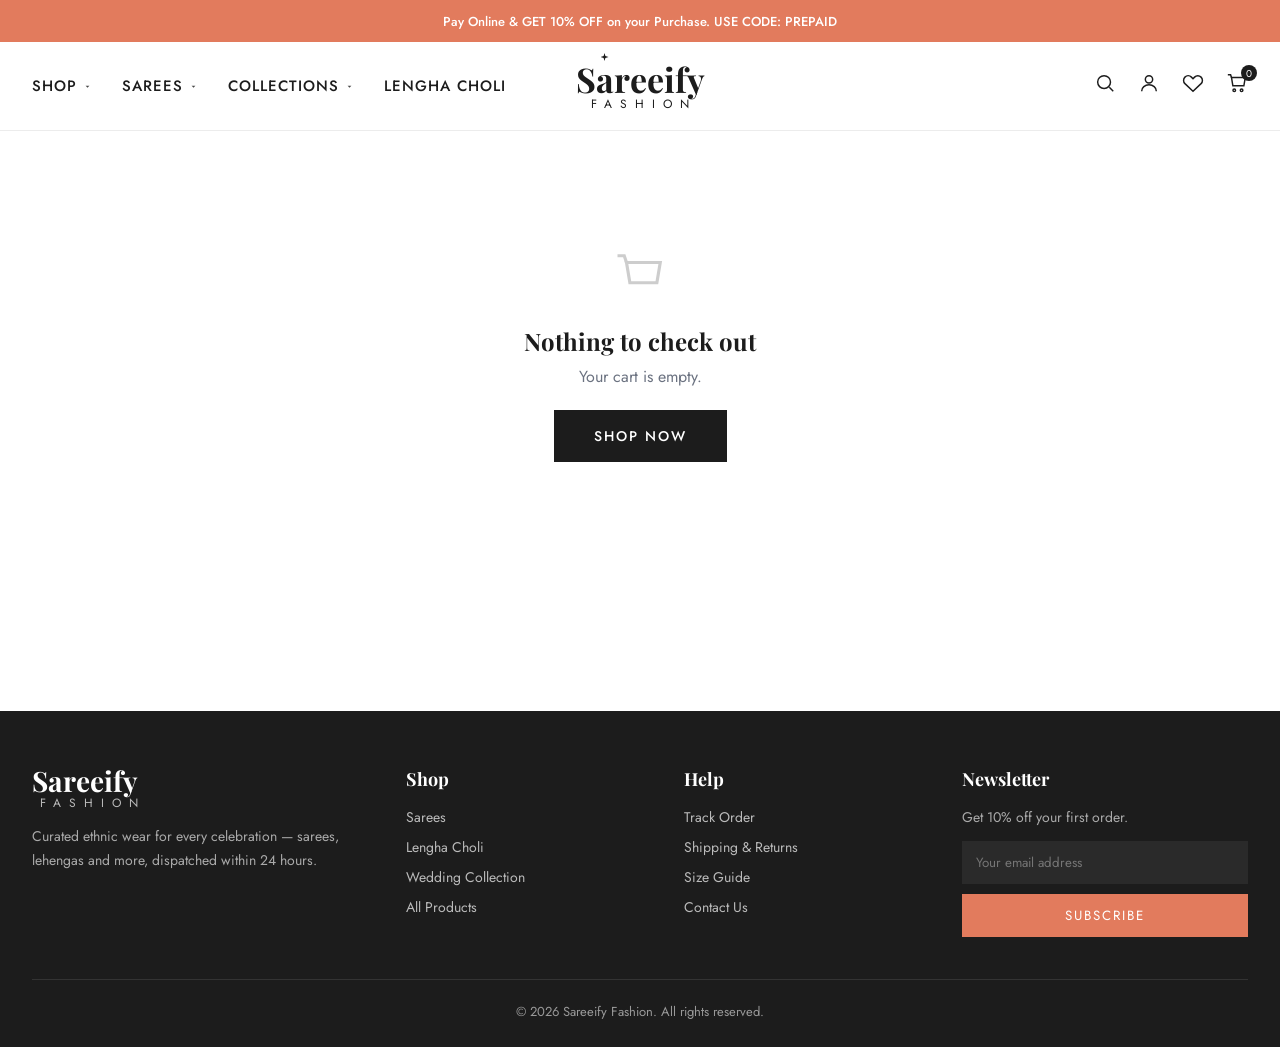
<file: checkout.html>
<!DOCTYPE html>
<html lang="en">
<head>
<meta charset="UTF-8">
<meta name="viewport" content="width=device-width, initial-scale=1">
<title>Checkout — Sareeify Fashion</title>
<link href="https://fonts.googleapis.com/css2?family=Playfair+Display:wght@500;600;700&family=Jost:wght@300;400;500&display=swap" rel="stylesheet">
<link rel="stylesheet" href="/shared.css">
</head>
<body>
<div id="header"></div>

<section class="page">
  <div class="wrap">
    <div id="coRoot"></div>
  </div>
</section>

<div id="footer"></div>
<script src="/store.js"></script>
<script src="/shared.js"></script>
<script>
  function render(){
    const items = SF.Cart.items();
    const root = document.getElementById('coRoot');
    if(!items.length){
      root.innerHTML = `<div class="empty">
        <svg viewBox="0 0 24 24"><path d="M6 6h15l-1.5 9h-12z"/><path d="M6 6L5 3H2"/></svg>
        <h3 style="font-family:'Playfair Display',serif;font-size:24px;margin-bottom:8px;color:#1c1c1c">Nothing to check out</h3>
        <p style="margin-bottom:22px">Your cart is empty.</p>
        <a class="btn-dark" href="/collections">SHOP NOW</a></div>`;
      return;
    }
    const sub=SF.Cart.total(), discount=Math.round(sub*0.10), total=sub-discount;
    root.innerHTML = `
    <div class="page-head" style="text-align:left;margin-bottom:30px"><span class="eyebrow">CHECKOUT</span><h1>Complete Your Order</h1></div>
    <div class="cowrap">
      <div>
        <h3 style="font-family:'Playfair Display',serif;font-size:20px;margin-bottom:18px">Shipping Details</h3>
        <div class="frow"><div class="field"><label>First name</label><input id="fn" placeholder="Priya"></div>
          <div class="field"><label>Last name</label><input id="ln" placeholder="Sharma"></div></div>
        <div class="field"><label>Email</label><input id="em" type="email" placeholder="you@example.com"></div>
        <div class="field"><label>Phone</label><input id="ph" placeholder="+91 ..."></div>
        <div class="field"><label>Address</label><input id="ad" placeholder="House no, street, area"></div>
        <div class="frow"><div class="field"><label>City</label><input id="ct" placeholder="Mumbai"></div>
          <div class="field"><label>PIN code</label><input id="pin" placeholder="400001"></div></div>

        <h3 style="font-family:'Playfair Display',serif;font-size:20px;margin:26px 0 16px">Payment</h3>
        <label class="pay on"><input type="radio" name="pay" checked> Pay Online (UPI / Card) — extra 10% off applied</label>
        <label class="pay"><input type="radio" name="pay"> Cash on Delivery</label>
      </div>

      <div class="summary">
        <h3>Your Order</h3>
        ${items.map(i=>`<div class="row"><span>${i.title} × ${i.qty}</span><span>${SF.money(i.price*i.qty)}</span></div>`).join('')}
        <div class="row" style="border-top:1px solid var(--line);margin-top:8px;padding-top:12px"><span>Subtotal</span><span>${SF.money(sub)}</span></div>
        <div class="row"><span>PREPAID discount</span><span style="color:#1f9d55">−${SF.money(discount)}</span></div>
        <div class="row"><span>Shipping</span><span>FREE</span></div>
        <div class="row total"><span>Total</span><span>${SF.money(total)}</span></div>
        <button class="btn-coral" id="place">PLACE ORDER</button>
      </div>
    </div>`;

    document.querySelectorAll('.pay').forEach(p=>p.addEventListener('click',()=>{
      document.querySelectorAll('.pay').forEach(x=>x.classList.remove('on')); p.classList.add('on');
    }));

    document.getElementById('place').onclick=()=>{
      const fn=document.getElementById('fn').value.trim();
      const em=document.getElementById('em').value.trim();
      const ad=document.getElementById('ad').value.trim();
      if(!fn||!em||!ad){ toast('Please fill name, email and address'); return; }
      const orderNo = '#' + Math.floor(100000+Math.random()*899999);
      // NOTE: when Supabase is wired, POST the order here to persist it.
      SF.Cart.clear();
      root.innerHTML = `<div class="success">
        <div class="check"><svg viewBox="0 0 24 24"><path d="M5 13l4 4L19 7"/></svg></div>
        <h1>Order Placed!</h1>
        <p>Thank you, ${fn}. Your order <b>${orderNo}</b> is confirmed.</p>
        <p>A confirmation has been sent to ${em}.</p>
        <p style="margin:18px 0 26px">Total paid: <b>${SF.money(total)}</b></p>
        <a class="btn-dark" href="/collections">CONTINUE SHOPPING</a>
      </div>`;
      window.scrollTo({top:0,behavior:'smooth'});
    };
  }
  render();
</script>
</body>
</html>
</file>
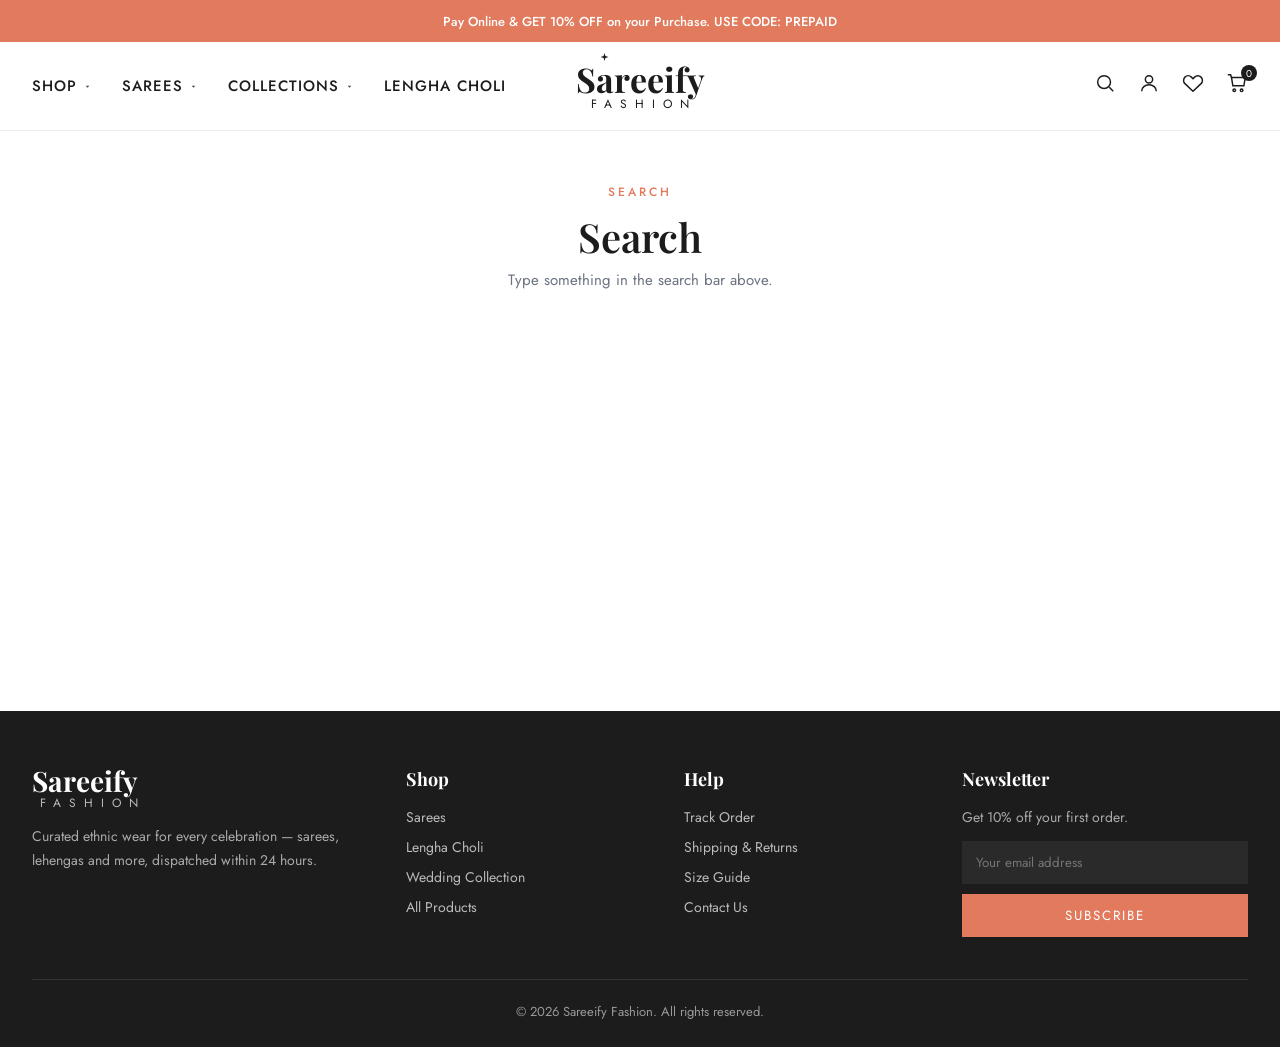
<file: search.html>
<!DOCTYPE html>
<html lang="en">
<head>
<meta charset="UTF-8">
<meta name="viewport" content="width=device-width, initial-scale=1">
<title>Search — Sareeify Fashion</title>
<link href="https://fonts.googleapis.com/css2?family=Playfair+Display:wght@500;600;700&family=Jost:wght@300;400;500&display=swap" rel="stylesheet">
<link rel="stylesheet" href="/shared.css">
</head>
<body>
<div id="header"></div>

<section class="page">
  <div class="wrap">
    <div class="page-head">
      <span class="eyebrow">SEARCH</span>
      <h1 id="sTitle">Results</h1>
      <p id="sCount"></p>
    </div>
    <div class="pgrid" id="grid"></div>
  </div>
</section>

<div id="footer"></div>
<script src="/store.js"></script>
<script src="/shared.js"></script>
<script>
  const q = (new URLSearchParams(location.search).get('q')||'').trim();
  document.getElementById('sTitle').textContent = q ? `Results for "${q}"` : 'Search';
  const ql = q.toLowerCase();
  const res = q ? SF.CATALOG.filter(p =>
    p.title.toLowerCase().includes(ql) || p.cat.toLowerCase().includes(ql) || p.desc.toLowerCase().includes(ql)
  ) : [];
  document.getElementById('sCount').textContent = q ? (res.length+' product'+(res.length!==1?'s':'')+' found') : 'Type something in the search bar above.';
  const g=document.getElementById('grid');
  g.innerHTML = res.map(SF_card).join('') || (q?'<p style="grid-column:1/-1;color:#888;padding:30px 0">No matches. Try “saree”, “lehenga”, or “wedding”.</p>':'');
  wireGrid(g);
</script>
</body>
</html>
</file>
<file: shared.css>
:root{
  --coral:#E27B5D;--coral-soft:#F0A98C;--coral-d:#cf6a4d;--peach:#F2C2A8;
  --ink:#1c1c1c;--muted:#6b7280;--line:#ececec;--bg:#faf6f3;
}
*{margin:0;padding:0;box-sizing:border-box}
body{font-family:'Jost',sans-serif;color:var(--ink);background:#fff}
a{text-decoration:none;color:inherit}
img{display:block;max-width:100%}
.wrap{max-width:1400px;margin:0 auto;padding:0 32px}

/* ---------- top bar ---------- */
.topbar{background:var(--coral);color:#fff;font-size:13px}
.topbar .wrap{display:flex;align-items:center;justify-content:center;height:42px}
.topbar .promo{font-weight:500;text-align:center}

/* ---------- header ---------- */
header{background:#fff;border-bottom:1px solid var(--line);position:sticky;top:0;z-index:40}
.header-grid{display:grid;grid-template-columns:1fr auto 1fr;align-items:center;height:88px}
nav ul{display:flex;gap:30px;list-style:none}
nav li{position:relative;font-size:15px;letter-spacing:1px;font-weight:500;cursor:pointer;display:flex;align-items:center;gap:6px;padding:8px 0}
.caret{width:9px;height:9px;fill:var(--ink);opacity:.8}
.logo{text-align:center;line-height:1}
.logo .name{font-family:'Playfair Display',serif;font-weight:700;font-size:34px}
.logo .name b{position:relative}
.logo .name b::after{content:"";position:absolute;top:-3px;right:-13px;width:8px;height:8px;background:var(--ink);
  clip-path:polygon(50% 0,61% 39%,100% 50%,61% 61%,50% 100%,39% 61%,0 50%,39% 39%)}
.logo .sub{font-size:12px;letter-spacing:8px;margin-top:2px;padding-left:8px}
.icons{display:flex;gap:22px;justify-content:flex-end;align-items:center}
.icons .ic{position:relative;cursor:pointer}
.icons svg{width:22px;height:22px;stroke:var(--ink);fill:none;stroke-width:1.6}
.badge{position:absolute;top:-7px;right:-9px;background:var(--ink);color:#fff;font-size:10px;width:16px;height:16px;border-radius:50%;display:flex;align-items:center;justify-content:center}

.submenu{position:absolute;top:100%;left:0;background:#fff;border:1px solid var(--line);border-radius:10px;
  box-shadow:0 14px 34px rgba(0,0,0,.1);padding:10px;min-width:210px;display:flex;flex-direction:column;gap:2px;
  opacity:0;visibility:hidden;transform:translateY(8px);transition:.2s;z-index:50}
nav li[data-menu]:hover .submenu,nav li[data-menu].open .submenu{opacity:1;visibility:visible;transform:translateY(0)}
.submenu a{font-size:14px;padding:10px 14px;border-radius:7px;transition:.15s}
.submenu a:hover{background:#faf2ee;color:var(--coral)}

.searchbar{max-height:0;overflow:hidden;transition:max-height .3s ease}
.searchbar.open{max-height:90px;border-top:1px solid var(--line)}
.searchbar-inner{display:flex;gap:12px;padding:16px 32px;max-width:1400px;margin:0 auto}
.searchbar input{flex:1;padding:13px 16px;border:1px solid var(--line);border-radius:9px;font-family:inherit;font-size:15px;outline:none}
.searchbar input:focus{border-color:var(--coral)}
.searchbar button{background:var(--coral);color:#fff;border:none;padding:0 28px;border-radius:9px;font-family:inherit;font-size:14px;letter-spacing:1px;cursor:pointer}

/* ---------- generic page head ---------- */
.page{padding:48px 0 80px;min-height:60vh}
.page-head{text-align:center;margin-bottom:34px}
.page-head .eyebrow{font-size:12px;letter-spacing:3px;color:var(--coral);font-weight:500}
.page-head h1{font-family:'Playfair Display',serif;font-size:40px;font-weight:600;margin-top:8px}
.page-head p{color:var(--muted);font-size:15px;margin-top:6px}

/* ---------- filter chips ---------- */
.filters{display:flex;gap:12px;justify-content:center;flex-wrap:wrap;margin-bottom:40px}
.chip{padding:9px 20px;border:1px solid var(--line);border-radius:30px;font-size:14px;transition:.2s}
.chip:hover{border-color:var(--coral);color:var(--coral)}
.chip.on{background:var(--ink);color:#fff;border-color:var(--ink)}

/* ---------- product grid + card ---------- */
.pgrid{display:grid;grid-template-columns:repeat(4,1fr);gap:26px}
.pitem{cursor:pointer}
.pitem .pimg{position:relative;display:block;border-radius:12px;overflow:hidden;aspect-ratio:3/4;background:#f0eae6}
.pitem .pimg img{position:absolute;inset:0;width:100%;height:100%;object-fit:cover;transition:.5s}
.pitem:hover .pimg img{transform:scale(1.05)}
.pitem .tag{position:absolute;top:12px;left:12px;background:var(--coral);color:#fff;font-size:11px;letter-spacing:1px;padding:5px 11px;border-radius:20px;font-weight:500;z-index:2}
.pitem .tag.sale{background:#1c1c1c}
.pitem .wish{position:absolute;top:11px;right:11px;width:34px;height:34px;border-radius:50%;background:rgba(255,255,255,.9);display:flex;align-items:center;justify-content:center;opacity:0;transition:.25s;z-index:2}
.pitem:hover .wish{opacity:1}
.pitem .wish svg{width:17px;height:17px;stroke:#1c1c1c;fill:none;stroke-width:1.8}
.pitem .wish.on svg{fill:var(--coral);stroke:var(--coral)}
.pitem .quick{position:absolute;left:12px;right:12px;bottom:12px;background:#1c1c1c;color:#fff;text-align:center;font-size:12.5px;letter-spacing:1.5px;padding:11px;border-radius:8px;opacity:0;transform:translateY(8px);transition:.25s;z-index:2}
.pitem:hover .quick{opacity:1;transform:none}
.pitem .pname{display:block;font-size:15px;margin-top:14px}
.pitem .rate{margin-top:5px;color:#e8a52b;font-size:13px}
.pitem .price{margin-top:7px;font-size:16px;font-weight:600}
.pitem .price s{color:#aaa;font-weight:400;font-size:14px;margin-left:6px}

/* ---------- buttons ---------- */
.btn-dark{display:inline-block;background:var(--ink);color:#fff;font-size:14px;letter-spacing:2px;padding:16px 40px;font-weight:500;border:none;cursor:pointer;font-family:inherit;transition:.25s}
.btn-dark:hover{background:#000}
.btn-coral{display:inline-block;background:var(--coral);color:#fff;font-size:14px;letter-spacing:2px;padding:16px 40px;font-weight:500;border:none;cursor:pointer;font-family:inherit;transition:.25s}
.btn-coral:hover{background:var(--coral-d)}
.btn-outline{display:inline-block;border:1.5px solid var(--ink);color:var(--ink);font-size:13px;letter-spacing:2px;padding:14px 36px;font-weight:500;transition:.25s;background:none;cursor:pointer;font-family:inherit}
.btn-outline:hover{background:var(--ink);color:#fff}

/* ---------- product detail ---------- */
.pdp{display:grid;grid-template-columns:1.1fr 1fr;gap:54px;align-items:start}
.pdp .gallery .main{border-radius:14px;overflow:hidden;aspect-ratio:4/5;background:#f0eae6}
.pdp .gallery .main img{width:100%;height:100%;object-fit:cover}
.pdp .gallery .thumbs{display:flex;gap:12px;margin-top:14px}
.pdp .gallery .thumbs img{width:84px;height:104px;object-fit:cover;border-radius:9px;cursor:pointer;border:2px solid transparent}
.pdp .gallery .thumbs img.on{border-color:var(--coral)}
.pdp .info .cat{font-size:13px;letter-spacing:2px;color:var(--coral);text-transform:uppercase}
.pdp .info h1{font-family:'Playfair Display',serif;font-size:36px;font-weight:600;margin:10px 0}
.pdp .info .rate{color:#e8a52b;font-size:15px;margin-bottom:18px}
.pdp .info .pr{font-size:28px;font-weight:600;margin-bottom:6px}
.pdp .info .pr s{color:#aaa;font-weight:400;font-size:20px;margin-left:10px}
.pdp .info .save{color:#1f9d55;font-size:14px;margin-bottom:22px}
.pdp .info .desc{color:#444;line-height:1.8;font-size:15.5px;margin-bottom:26px}
.pdp .sizes{display:flex;gap:10px;margin-bottom:24px}
.pdp .sizes button{width:48px;height:48px;border:1px solid var(--line);border-radius:9px;background:#fff;cursor:pointer;font-family:inherit;font-size:14px;transition:.15s}
.pdp .sizes button.on{border-color:var(--ink);background:var(--ink);color:#fff}
.pdp .qtyrow{display:flex;align-items:center;gap:16px;margin-bottom:26px}
.qtybox{display:flex;align-items:center;border:1px solid var(--line);border-radius:9px}
.qtybox button{width:42px;height:46px;border:none;background:none;font-size:18px;cursor:pointer}
.qtybox span{width:40px;text-align:center}
.pdp .actions{display:flex;gap:14px;flex-wrap:wrap}
.pdp .perks{margin-top:30px;border-top:1px solid var(--line);padding-top:22px;display:grid;gap:12px;color:#555;font-size:14px}
.pdp .perks div{display:flex;gap:10px;align-items:center}
.pdp .perks svg{width:18px;height:18px;stroke:var(--coral);fill:none;stroke-width:2}

/* ---------- cart ---------- */
.cartwrap{display:grid;grid-template-columns:1.6fr 1fr;gap:40px;align-items:start}
.citem{display:grid;grid-template-columns:90px 1fr auto;gap:18px;padding:20px 0;border-bottom:1px solid var(--line)}
.citem img{width:90px;height:116px;object-fit:cover;border-radius:9px}
.citem .ct{font-size:16px;margin-bottom:6px}
.citem .cp{color:var(--muted);font-size:14px}
.citem .cr{text-align:right;display:flex;flex-direction:column;align-items:flex-end;gap:12px}
.citem .rm{color:#dc2626;font-size:13px;cursor:pointer;background:none;border:none;font-family:inherit}
.summary{background:var(--bg);border-radius:14px;padding:28px}
.summary h3{font-family:'Playfair Display',serif;font-size:22px;margin-bottom:20px}
.summary .row{display:flex;justify-content:space-between;padding:9px 0;font-size:15px;color:#444}
.summary .row.total{border-top:1px solid var(--line);margin-top:12px;padding-top:16px;font-size:19px;font-weight:600;color:var(--ink)}
.summary .btn-coral{width:100%;text-align:center;margin-top:20px}
.empty{text-align:center;padding:70px 20px;color:var(--muted)}
.empty svg{width:54px;height:54px;stroke:#cdcdcd;fill:none;stroke-width:1.4;margin-bottom:16px}

/* ---------- checkout ---------- */
.cowrap{display:grid;grid-template-columns:1.4fr 1fr;gap:44px;align-items:start}
.field{margin-bottom:18px}
.field label{display:block;font-size:13.5px;font-weight:500;margin-bottom:7px}
.field input,.field select{width:100%;padding:13px 14px;border:1px solid var(--line);border-radius:9px;font-family:inherit;font-size:15px;outline:none}
.field input:focus,.field select:focus{border-color:var(--coral)}
.frow{display:grid;grid-template-columns:1fr 1fr;gap:16px}
.pay{border:1px solid var(--line);border-radius:10px;padding:16px;margin-bottom:12px;display:flex;gap:12px;align-items:center;cursor:pointer}
.pay.on{border-color:var(--coral);background:#fdf6f3}
.pay input{accent-color:var(--coral)}
.success{text-align:center;padding:60px 20px;max-width:520px;margin:0 auto}
.success .check{width:84px;height:84px;border-radius:50%;background:#e7f6ed;display:flex;align-items:center;justify-content:center;margin:0 auto 22px}
.success .check svg{width:40px;height:40px;stroke:#1f9d55;fill:none;stroke-width:3}
.success h1{font-family:'Playfair Display',serif;font-size:32px;margin-bottom:12px}
.success p{color:var(--muted);margin-bottom:8px}

/* ---------- account ---------- */
.acct{display:grid;grid-template-columns:240px 1fr;gap:36px;align-items:start}
.acct .side{background:var(--bg);border-radius:14px;padding:14px}
.acct .side a{display:block;padding:12px 16px;border-radius:9px;font-size:15px;color:#444}
.acct .side a.on,.acct .side a:hover{background:#fff;color:var(--coral)}
.loginbox{max-width:420px;margin:0 auto;background:var(--bg);border-radius:14px;padding:34px}
.loginbox h2{font-family:'Playfair Display',serif;font-size:26px;margin-bottom:8px}
.loginbox p{color:var(--muted);font-size:14px;margin-bottom:22px}
.authtabs{display:flex;background:#fff;border:1px solid var(--line);border-radius:10px;padding:4px;margin-bottom:20px}
.authtabs .atab{flex:1;padding:11px;border:none;background:none;border-radius:7px;font-family:inherit;font-size:14px;font-weight:500;cursor:pointer;color:#777;transition:.2s}
.authtabs .atab.on{background:var(--ink);color:#fff}
.notice{background:#fef3e2;color:#92590f;padding:12px 15px;border-radius:9px;font-size:13.5px;margin-bottom:18px}

/* ---------- footer ---------- */
footer{background:#1c1c1c;color:#ddd;padding:56px 0 26px;font-size:14px;margin-top:40px}
footer .cols{display:grid;grid-template-columns:1.4fr 1fr 1fr 1.2fr;gap:40px}
footer h4{font-family:'Playfair Display',serif;color:#fff;font-size:18px;margin-bottom:16px}
footer .logo{text-align:left}
footer .logo .name{color:#fff;font-size:28px}
footer .logo .sub{color:#bbb}
footer ul{list-style:none;display:flex;flex-direction:column;gap:10px}
footer ul li{cursor:pointer;color:#bbb}
footer ul li:hover{color:#fff}
footer .news input{width:100%;padding:12px 14px;border:none;background:#2a2a2a;color:#fff;margin-bottom:10px;font-family:inherit}
footer .news button{width:100%;padding:12px;background:var(--coral);color:#fff;border:none;letter-spacing:2px;font-family:inherit;cursor:pointer}
footer .copy{text-align:center;margin-top:42px;padding-top:22px;border-top:1px solid #333;color:#999;font-size:13px}

/* ---------- toast ---------- */
#sfToast{position:fixed;bottom:24px;left:50%;transform:translateX(-50%) translateY(14px);background:#1c1c1c;color:#fff;padding:13px 22px;border-radius:30px;font-size:14px;z-index:999;opacity:0;transition:.25s}

@media(max-width:980px){
  .pgrid{grid-template-columns:repeat(3,1fr)}
  .pdp{grid-template-columns:1fr;gap:30px}
  .cartwrap,.cowrap,.acct{grid-template-columns:1fr;gap:28px}
}
@media(max-width:760px){
  .wrap{padding:0 18px}
  nav{display:none}
  .header-grid{grid-template-columns:auto 1fr auto}
  .pgrid{grid-template-columns:1fr 1fr;gap:16px}
  .page-head h1{font-size:30px}
  footer .cols{grid-template-columns:1fr 1fr}
}
</file>
